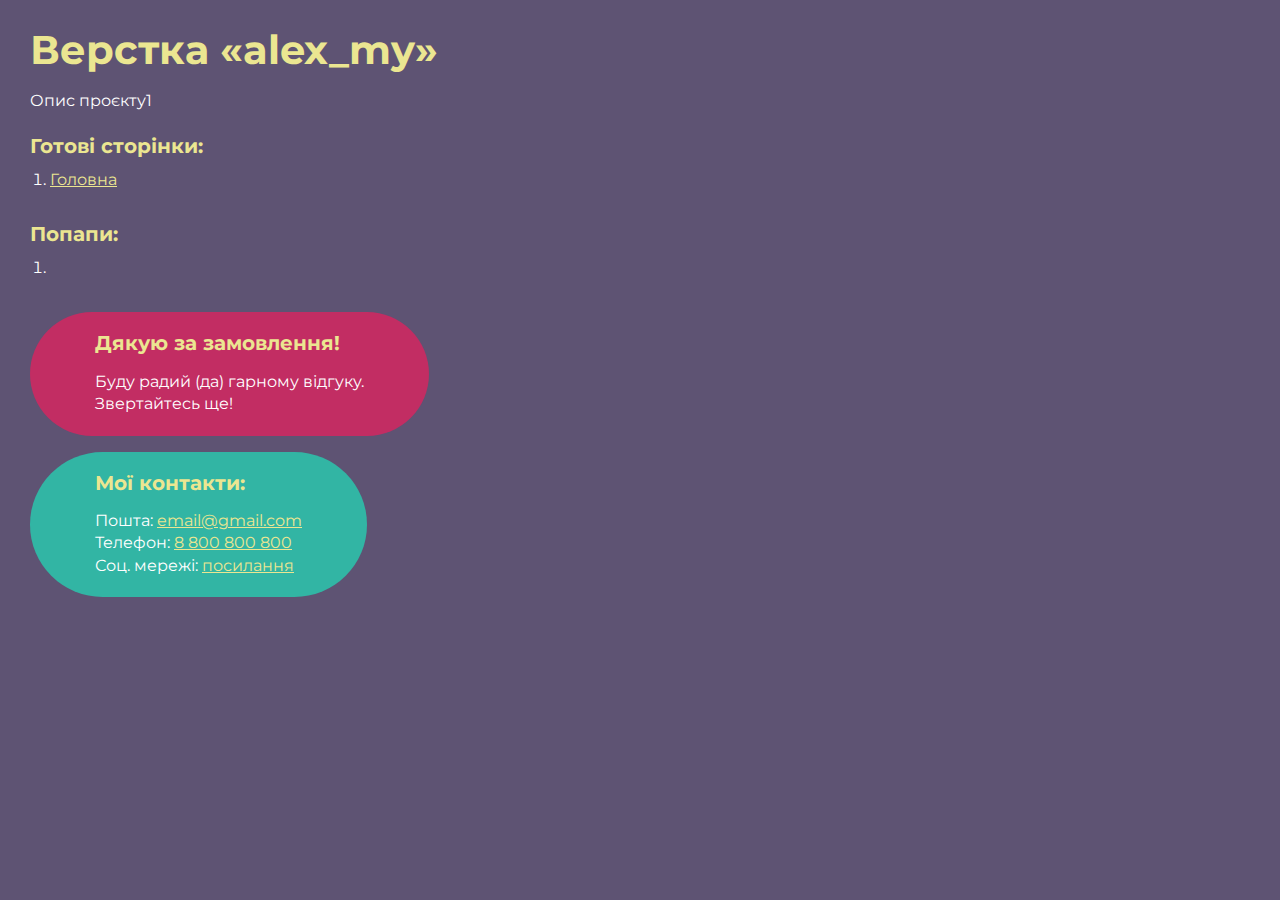
<file: index.html>
<!DOCTYPE html>
<html>

<head>
	<meta charset="UTF-8">
	<meta name="viewport" content="width=device-width, initial-scale=1.0">
	<link rel="shortcut icon" href="favicon.ico">

	<title>Верстка «alex_my»</title>

</head>

<body>
	<div class="rootpage">
		<h1>Верстка «alex_my»</h1>
		<div class="rootpage__info">
			Опис проєкту1
		</div>
		<h2>Готові сторінки:</h2>
		<ol class="rootpage__list">
			<li><a target="_blank" href="home.html">Головна</a></li>
		</ol>
		<h2>Попапи:</h2>
		<ol class="rootpage__list">
			<li><a target="_blank" href="home.html#"></a></li>
		</ol>
		<div class="rootpage__tnx">
			<h2>Дякую за замовлення!</h2>
			<p>Буду радий (да) гарному відгуку.</p>
			<p>Звертайтесь ще!</p>
		</div>
		<div class="rootpage__contacts">
			<h2>Мої контакти:</h2>
			<p>Пошта: <a href="mailto:email@gmail.com">email@gmail.com</a></p>
			<p>Телефон: <a href="tel:8800800800">8 800 800 800</a></p>
			<p>Соц. мережі: <a href="">посилання</a></p>
		</div>
	</div>
</body>
<style>
	@charset "UTF-8";
	@import url("https://fonts.googleapis.com/css?family=Montserrat:regular,700&display=swap");

	*,
	*::before,
	*::after {
		padding: 0px;
		margin: 0px;
		border: 0px;
		box-sizing: border-box;
	}

	html,
	body {
		height: 100%;
		margin: 0;
		padding: 0;
		min-width: 320px;
		width: 100%;
		color: #fff;
		background-color: #5e5373;
	}

	body {
		font-family: Montserrat;
		font-size: 100%;
		line-height: 1;
		font-size: 1rem;
	}

	a {
		text-decoration: underline;
		color: #ebe691
	}

	a:visited {
		text-decoration: underline;
		color: #aaa768;
	}

	a:hover {
		text-decoration: none;
	}

	ul li {
		list-style: none;
	}

	img {
		vertical-align: top;
	}

	.wrapper {
		width: 100%;
		min-height: 100%;
		overflow: hidden;
	}

	.rootpage {
		padding: 30px;
		display: flex;
		flex-direction: column;
		align-items: flex-start;
	}

	@media (max-width: 767px) {
		.rootpage {
			padding: 30px 15px;
		}
	}

	h1 {
		color: #ebe691;
		font-size: 2.5rem;
		margin: 0px 0px 1.25rem 0px;
	}

	@media (max-width: 767px) {
		h1 {
			font-size: 1.85rem;
			margin: 0px 0px 1.25rem 0px;
		}
	}

	h2 {
		color: #ebe691;
		font-size: 1.25rem;
		margin: 0px 0px 1rem 0px;
	}

	@media (max-width: 767px) {
		h2 {
			font-size: 1.125rem;
			margin: 0px 0px 1rem 0px;
		}
	}

	.rootpage__info {
		line-height: 140%;
		margin: 0px 0px 1.5rem 0px;
	}

	.rootpage__list {
		margin: 0px 0px 2.25rem 1.25rem;
	}

	.rootpage__list li:not(:last-child) {
		margin: 0px 0px 15px 0px;
	}

	.rootpage__contacts,
	.rootpage__tnx {
		border-radius: 200px;
		padding: 20px 65px;
		line-height: 140%;
	}

	@media (max-width: 767px) {

		.rootpage__contacts,
		.rootpage__tnx {
			border-radius: 40px;
			padding: 20px;
		}
	}

	.rootpage__contacts {
		background: #32b5a4;

	}

	.rootpage__contacts a {
		color: #ebe691;
	}

	.rootpage__tnx {
		background: #c22d63;
		margin: 0px 0px 1rem 0px;
	}
</style>

</html>
</file>
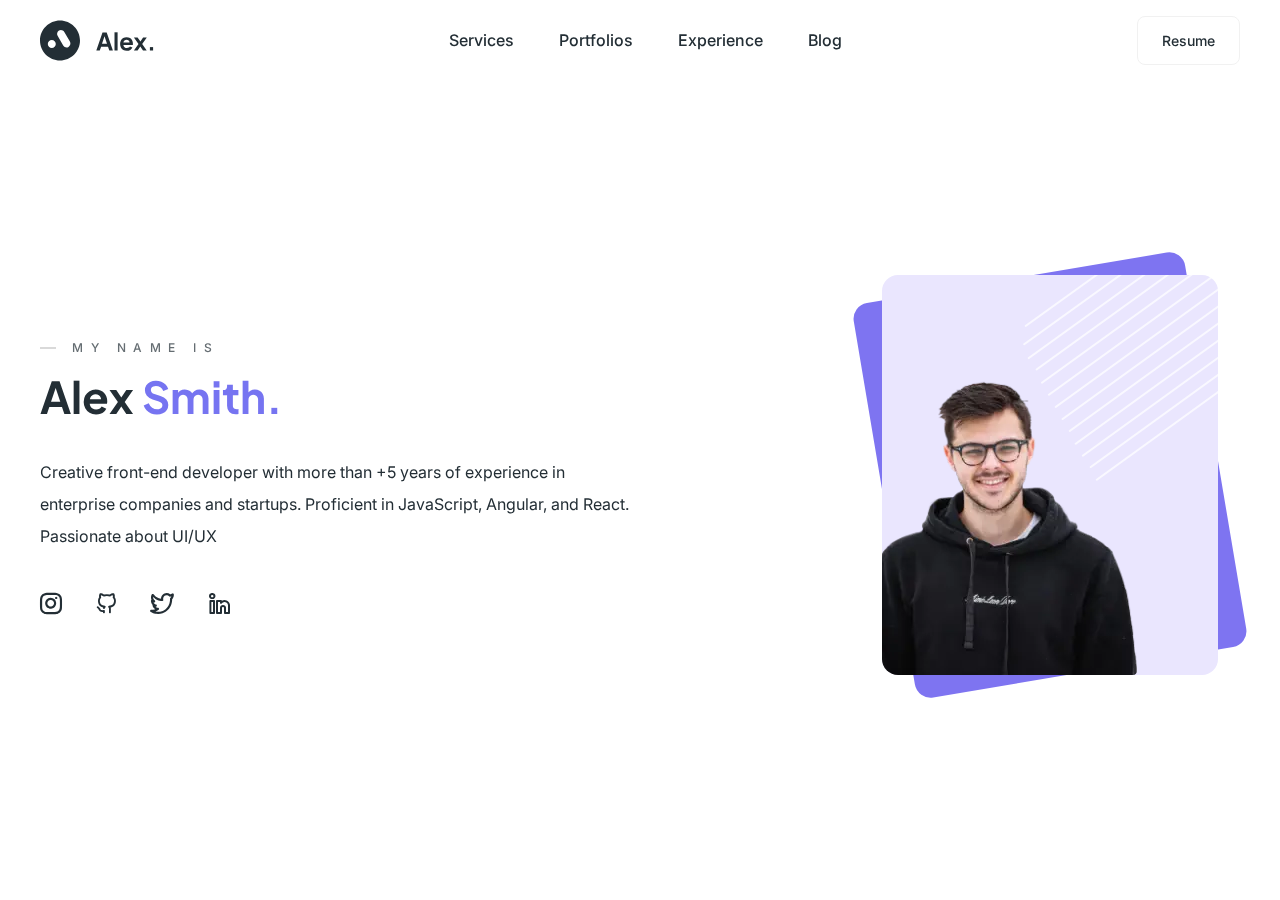
<file: home.html>
<!DOCTYPE html>
<html lang="en">

<head>
	<title>HomePage</title>
	<meta charset="UTF-8">
	<meta name="format-detection" content="telephone=no">
	<!-- <style>body{opacity: 0;}</style> -->
	<link rel="stylesheet" href="css/style.min.css?_v=20230208202119">
	<link rel="shortcut icon" href="favicon.ico">
	<!-- <meta name="robots" content="noindex, nofollow"> -->
	<meta name="viewport" content="width=device-width, initial-scale=1.0">
</head>

<body>
	<!-- data-fp на wrapper т.к. футер тоже листается -->
	<div data-fp class="wrapper">
		<header class="header">
			<div class="header__container">
				<a href="" class="header__logo"><img src="img/Logo.svg" alt="Logo"></a>
				<div class="header__menu menu">
					<nav class="menu__body">
						<ul class="menu__list">
							<li class="menu__item"><a data-goto=".services" href="#" class="menu__link">Services</a></li>
							<li class="menu__item"><a data-goto=".portfolio" href="#" class="menu__link">Portfolios</a></li>
							<li class="menu__item"><a data-goto=".career" href="#" class="menu__link">Experience</a></li>
							<li class="menu__item"><a data-goto=".blog" href="#" class="menu__link">Blog</a></li>
						</ul>
					</nav>
				</div>
				<div class="header__actions">
					<a href="" class="header__button">Resume</a>
					<button type="button" class="icon-menu"><span></span></button>
				</div>

			</div>
		</header>
		<main class="page">
			<section data-fp-section class="page__main main-section">
				<div class="main-section__container">
					<div class="main-section__content">
						<div class="main-section__title title">
							<div class="title__label">MY NAME IS</div>
							<h1 class="title__value title__value_big">Alex <span>Smith.</span></h1>
						</div>
						<div class="main-section__text text">
							<p>Creative front-end developer with more than +5 years of experience in enterprise companies and startups. Proficient in JavaScript, Angular, and React. Passionate about UI/UX</p>

						</div>
						<ul class="main-section__social social">
							<li class="social__item">
								<a href="" class="social__link _icon-s-instagram"></a>
							</li>
							<li class="social__item">
								<a href="" class="social__link _icon-s-git"></a>
							</li>
							<li class="social__item">
								<a href="" class="social__link _icon-s-twitter"></a>
							</li>
							<li class="social__item">
								<a href="" class="social__link _icon-s-linkedin"></a>
							</li>
						</ul>
					</div>
					<div class="main-section__decor decor-main-section">
						<div class="decor-main-section__box">
							<div class="decor-main-section__image">
								<picture><source srcset="img/main/man.webp" type="image/webp"><img class="decor-main-section__picture" src="img/main/man.png" alt="Picture"></picture>
							</div>
						</div>
					</div>
				</div>
			</section>
			<section data-fp-section class="page__services services">
				<div class="services__container">
					<div class="services__title title">
						<div class="title__label">Services</div>
						<h2 class="title__value">Specialized in</h2>
					</div>
					<div class="services__items">
						<article class="services__item item-service">
							<div class="item-service__icon">
								<img src="img/services/icons/01.svg" alt="icon">
							</div>
							<h4 class="item-service__title">UI/UX Design</h4>
							<div class="item-service__text">
								<p>Turn what you have in mind of a digital product into reality. For any platform you consider.</p>
							</div>
						</article>
						<article class="services__item item-service">
							<div class="item-service__icon">
								<img src="img/services/icons/02.svg" alt="icon">
							</div>
							<h4 class="item-service__title">UI/Application Development</h4>
							<div class="item-service__text">
								<p>Standard designing, building, and implementing your applications with documentation.</p>
							</div>
						</article>
						<article class="services__item item-service">
							<div class="item-service__icon">
								<img src="img/services/icons/03.svg" alt="icon">
							</div>
							<h4 class="item-service__title">Web Development</h4>
							<div class="item-service__text">
								<p>Create and maintain your websites and also take care of its performance and traffic capacity.</p>
							</div>
						</article>
					</div>
				</div>
			</section>

			<!--? слайдер подключается в app.js а в "./files/sliders.js" настраивается. Если слайдов меньше или равно количеству отражаемых на странице  - кнопки пропадают  -->
			<section data-fp-section class="page__portfolio portfolio">
				<div class="portfolio__container">
					<div class="portfolio__header">
						<div class="portfolio__title title">
							<div class="title__label">MY WORKS</div>
							<h2 class="title__value">Featured Portfolios</h2>
						</div>
						<div class="portfolio__controls">
							<button type="button" class="portfolio__arrow portfolio__arrow_left _icon-slider-arrow"></button>
							<button type="button" class="portfolio__arrow portfolio__arrow_right _icon-slider-arrow"></button>
						</div>
					</div>

					<div class="portfolio__slider swiper">
						<div class="portfolio__wrapper swiper-wrapper">
							<div class="portfolio__slide swiper-slide">
								<article class="item-portfolio">
									<a href="" class="item-portfolio__image-ibg">
										<picture><source srcset="img/portfolio/01.webp" type="image/webp"><img src="img/portfolio/01.jpg" alt="Agency Website"></picture>
									</a>
									<div class="item-portfolio__body">
										<h4 class="item-portfolio__title">
											<a href="#" class="item-portfolio__link-title">Agency Website. Lorem ipsum dolor sit amet consectetur adipisicing elit. Corporis, aliquid.</a>
										</h4>
										<div class="item-portfolio__footer">
											<a href="#" class="item-portfolio__cstegory category-link">WordPress</a>
											<a href="#" class="item-portfolio__link _icon-link"></a>
										</div>
									</div>
								</article>
							</div>
							<div class="portfolio__slide swiper-slide">
								<article class="item-portfolio">
									<a href="" class="item-portfolio__image-ibg">
										<picture><source srcset="img/portfolio/02.webp" type="image/webp"><img src="img/portfolio/02.jpg" alt="Dashboard Website"></picture>
									</a>
									<div class="item-portfolio__body">
										<h4 class="item-portfolio__title">
											<a href="#" class="item-portfolio__link-title">Dashboard Website.</a>
										</h4>
										<div class="item-portfolio__footer">
											<a href="#" class="item-portfolio__cstegory category-link">React</a>
											<a href="#" class="item-portfolio__link _icon-link"></a>
										</div>
									</div>
								</article>
							</div>
							<div class="portfolio__slide swiper-slide">
								<article class="item-portfolio">
									<a href="" class="item-portfolio__image-ibg">
										<picture><source srcset="img/portfolio/03.webp" type="image/webp"><img src="img/portfolio/03.jpg" alt="Agency Website"></picture>
									</a>
									<div class="item-portfolio__body">
										<h4 class="item-portfolio__title">
											<a href="#" class="item-portfolio__link-title">Support Center Website.</a>
										</h4>
										<div class="item-portfolio__footer">
											<a href="#" class="item-portfolio__cstegory category-link">PHP</a>
											<a href="#" class="item-portfolio__link _icon-link"></a>
										</div>
									</div>
								</article>
							</div>
							<div class="portfolio__slide swiper-slide">
								<article class="item-portfolio">
									<a href="" class="item-portfolio__image-ibg">
										<picture><source srcset="img/portfolio/02.webp" type="image/webp"><img src="img/portfolio/02.jpg" alt="Dashboard Website"></picture>
									</a>
									<div class="item-portfolio__body">
										<h4 class="item-portfolio__title">
											<a href="#" class="item-portfolio__link-title">Dashboard Website.</a>
										</h4>
										<div class="item-portfolio__footer">
											<a href="#" class="item-portfolio__cstegory category-link">React</a>
											<a href="#" class="item-portfolio__link _icon-link"></a>
										</div>
									</div>
								</article>
							</div>
							<div class="portfolio__slide swiper-slide">
								<article class="item-portfolio">
									<a href="" class="item-portfolio__image-ibg">
										<picture><source srcset="img/portfolio/03.webp" type="image/webp"><img src="img/portfolio/03.jpg" alt="Agency Website"></picture>
									</a>
									<div class="item-portfolio__body">
										<h4 class="item-portfolio__title">
											<a href="#" class="item-portfolio__link-title">Support Center Website.</a>
										</h4>
										<div class="item-portfolio__footer">
											<a href="#" class="item-portfolio__cstegory category-link">PHP</a>
											<a href="#" class="item-portfolio__link _icon-link"></a>
										</div>
									</div>
								</article>
							</div>
						</div>
					</div>
				</div>

			</section>
			<section data-fp-section class="page__career career">
				<div data-tabs="768" class="career__container">
					<div class="career__body">
						<div class="career__title title">
							<div class="title__label">career path</div>
							<h2 class="title__value title__value">Work Experices</h2>
						</div>
						<nav data-tabs-titles class="career__navigation navigation-career">
							<button type="button" class="navigation-career__title _tab-active">Apple</button>
							<button type="button" class="navigation-career__title">Microsoft</button>
							<button type="button" class="navigation-career__title">Facebook</button>
							<button type="button" class="navigation-career__title">Slack</button>
						</nav>
						<div data-tabs-body class="career__content content-career">
							<div class="content-career__body">
								<div class="content-career__header">
									Front-end Developer
									<div class="content-career__title">Front-end Developer <a href="" class="content-career__link-title">Apple .Inc</a></div>
									<div class="content-career__location">California, United States</div>
									<div class="content-career__time">Nov 2020 - Present · Full-time</div>
									<div class="content-career__categories">
										<a href="" class="category-link">Swift</a>
										<a href="" class="category-link">Go</a>
									</div>
								</div>
								<div class="content-career__main">
									<ul class="content-career__list list-content-career">
										<li class="list-content-career__item">Improving overall website performance for mobile users.</li>
										<li class="list-content-career__item">Collaborate with back-end developers and web designers to improve usability</li>
										<li class="list-content-career__item">Add voice search feature for mobile app.</li>
										<li class="list-content-career__item">Developing an admin panel to manage contents, users, products and ...</li>
									</ul>
								</div>
							</div>
							<div class="content-career__body">
								<div class="content-career__header">
									Front-end Developer
									<div class="content-career__title">Front-end Developer <a href="" class="content-career__link-title">Microsoft .Inc</a></div>
									<div class="content-career__location">California, United States</div>
									<div class="content-career__time">Nov 2020 - Present · Full-time</div>
									<div class="content-career__categories">
										<a href="" class="category-link">Swift</a>
										<a href="" class="category-link">Go</a>
									</div>
								</div>
								<div class="content-career__main">
									<ul class="content-career__list list-content-career">
										<li class="list-content-career__item">Improving overall website performance fo users.</li>
										<li class="list-content-career__item">Collaborate with back-end developers and web designers to improve usability</li>
										<li class="list-content-career__item">Add voice search feature for mobile app.</li>
										<li class="list-content-career__item">Developing an admin panel to manage contents</li>
									</ul>
								</div>
							</div>
							<div class="content-career__body">
								<div class="content-career__header">
									Front-end Developer
									<div class="content-career__title">Front-end Developer <a href="" class="content-career__link-title">Facebook .Inc</a></div>
									<div class="content-career__location">California, United States</div>
									<div class="content-career__time">Nov 2020 - Present · Full-time</div>
									<div class="content-career__categories">
										<a href="" class="category-link">Swift</a>
										<a href="" class="category-link">Go</a>
									</div>
								</div>
								<div class="content-career__main">
									<ul class="content-career__list list-content-career">
										<li class="list-content-career__item">Improving overall website performance for mobile users.</li>
										<li class="list-content-career__item">Collaborate with back-end developers and w</li>
										<li class="list-content-career__item">Add voice search .</li>
										<li class="list-content-career__item">Developing an admin panel to manage contents, users, products and ...</li>
									</ul>
								</div>
							</div>
							<div class="content-career__body">
								<div class="content-career__header">
									Front-end Developer
									<div class="content-career__title">Front-end Developer <a href="" class="content-career__link-title">Slack .Inc</a></div>
									<div class="content-career__location">California, United States</div>
									<div class="content-career__time">Nov 2020 - Present · Full-time</div>
									<div class="content-career__categories">
										<a href="" class="category-link">Swift</a>
										<a href="" class="category-link">Go</a>
									</div>
								</div>
								<div class="content-career__main">
									<ul class="content-career__list list-content-career">
										<li class="list-content-career__item">Improving overall website perform.</li>
										<li class="list-content-career__item">Collaborate with back-end developers and web designers to improve usability</li>
										<li class="list-content-career__item">Add voice search feature for mobile app.</li>
										<li class="list-content-career__item">Developing an admin panel to manage contents, user</li>
									</ul>
								</div>
							</div>
						</div>
					</div>
				</div>
			</section>
			<section data-fp-section class="page__blog blog">
				<div class="blog__container">
					<div class="blog__title title">
						<div class="title__label">MY ARTICLES</div>
						<h2 class="title__value title__value">Personal Blog</h2>
					</div>
					<div class="blog__items">
						<article class="blog__item item-blog">
							<a href="" class="item-blog__image-ibg">
								<picture><source srcset="img/blog/01.webp" type="image/webp"><img src="img/blog/01.jpg" alt="How to prototype in figma"></picture></a>
							<div class="item-blog__body">
								<h4 class="item-blog__title">
									<a href="" class="item-blog__link-title">How to prototype in figma
									</a>
								</h4>
								<div class="item-blog__date date">July 15, 2021
								</div>
								<div class="item-blog__text text">
									<p>Lorem ipsum dolor sit amet, consectetur adipiscing elit. Fusce id magna nec ante scelerisque laoreet. Fusce finibus ...</p>
								</div>
								<a href="" class="item-blog__link">Continue Reading </a>
						</article>
						<article class="blog__item item-blog">
							<a href="" class="item-blog__image-ibg">
								<picture><source srcset="img/blog/02.webp" type="image/webp"><img src="img/blog/02.jpg" alt="How to prototype in figma"></picture></a>
							<div class="item-blog__body">
								<h4 class="item-blog__title">
									<a href="" class="item-blog__link-title">Being more productive with Notion.</a>
								</h4>
								<div class="item-blog__date date">Aug 8, 2020
								</div>
								<div class="item-blog__text text">
									<p>Lorem ipsum dolor sit amet, consectetur adipiscing elit. Fusce id magna nec ante scelerisque laoreet. Fusce finibus ...</p>
								</div>
								<a href="" class="item-blog__link">Continue Reading </a>
						</article>
						<article class="blog__item item-blog">
							<a href="" class="item-blog__image-ibg">
								<picture><source srcset="img/blog/03.webp" type="image/webp"><img src="img/blog/03.jpg" alt="How to prototype in figma"></picture></a>
							<div class="item-blog__body">
								<h4 class="item-blog__title">
									<a href="" class="item-blog__link-title">Beginners guide to adobe illustrator
									</a>
								</h4>
								<div class="item-blog__date date">Feb 19, 2021
								</div>
								<div class="item-blog__text text">
									<p>Lorem ipsum dolor sit amet, consectetur adipiscing elit. Fusce id magna nec ante scelerisque laoreet. Fusce finibus ...</p>
								</div>
								<a href="" class="item-blog__link">Continue Reading </a>
						</article>
					</div>
				</div>
			</section>
			<section data-fp-section class="page__testimonials testimonials">
				<div class="testimonials__container">
					<div class="testimonials__title title">
						<div class="title__label">MY CLIENTS</div>
						<h2 class="title__value">Testimonials</h2>
					</div>
					<div class="testimonials__items">
						<article class="testimonials__item item-testimonials">
							<div class="item-testimonials__avatar-ibg">
								<picture><source srcset="img/testimonials/Avatar01.webp" type="image/webp"><img src="img/testimonials/Avatar01.jpg" alt="avatar"></picture>
							</div>
							<div class="item-testimonials__text text">
								<p>We were very pleased to hear how you resolved our website's user interface issues and challenges.</p>
							</div>
							<div class="item-testimonials__name">Amelia Miller
							</div>
							<div class="item-testimonials__post">Designer
							</div>
						</article>
						<article class="testimonials__item item-testimonials">
							<div class="item-testimonials__avatar-ibg">
								<picture><source srcset="img/testimonials/Avatar02.webp" type="image/webp"><img src="img/testimonials/Avatar02.jpg" alt="avatar"></picture>
							</div>
							<div class="item-testimonials__text text">
								<p>I’m glad I decided to work with you. The project was delivered on time with all the requirements.</p>

							</div>
							<div class="item-testimonials__name">James Delaney
							</div>
							<div class="item-testimonials__post">Developer
							</div>
						</article>
						<article class="testimonials__item item-testimonials">
							<div class="item-testimonials__avatar-ibg">
								<picture><source srcset="img/testimonials/Avatar03.webp" type="image/webp"><img src="img/testimonials/Avatar03.jpg" alt="avatar"></picture>
							</div>
							<div class="item-testimonials__text text">
								<p>The management of our projects was always faced with difficulties, but you handled these well.</p>
							</div>
							<div class="item-testimonials__name">Isabella Bennett
							</div>
							<div class="item-testimonials__post">Manager
							</div>
						</article>
					</div>
				</div>
			</section>
			<section data-fp-section class="page__skills skills">
				<div class="skills__container">
					<div class="skills__title title">
						<div class="title__label">LEARNING PATH</div>
						<h2 class="title__value">Education & Skills</h2>
					</div>
					<div class="skills__body">
						<div class="skills__timeline timeline">
							<div class="timeline__item">
								<div class="timeline__title">Kingston university</div>
								<div class="timeline__text">Master's degree - Software Engineering</div>
								<div class="timeline__date">2019 - 2021</div>
							</div>
							<div class="timeline__item">
								<div class="timeline__title">Kingston university</div>
								<div class="timeline__text">Bachelor's degree - Computer Engineering</div>
								<div class="timeline__date">2015 - 2019</div>
							</div>
							<div class="timeline__item">
								<div class="timeline__title">Westminster School </div>
								<div class="timeline__text">Diploma's degree - Mathematics</div>
								<div class="timeline__date">2013 - 2015</div>
							</div>
						</div>
						<div class="skills__content content-skills">
							<div class="content-skills__text text">
								<p>For 5+ years, I have been continuously learning in the field of front-end and experimenting with new technologies and frameworks, and here you can see a summary of my skills.
								</p>
							</div>
							<div class="content-skills__items">
								<div class="content-skills__item">
									<div class="content-skills__label">React</div>
									<div class="content-skills__line">
										<span style="width: 67.5%;"></span>
									</div>
								</div>
								<div class="content-skills__item">
									<div class="content-skills__label">Angular</div>
									<div class="content-skills__line">
										<span style="width: 52%;"></span>
									</div>
								</div>
								<div class="content-skills__item">
									<div class="content-skills__label">Javascript</div>
									<div class="content-skills__line">
										<span style="width: 63.8%;"></span>
									</div>
								</div>
							</div>
						</div>
					</div>
				</div>
			</section>
			<!-- todo======================================== -->


			<!-- todo============================== -->
		</main>
		<div data-fp-section class="page__bottom bottom-page">
			<section class="page__contacts contacts">
				<!-- <section data-fp-section class="page__contacts contacts"> -->
				<div class="contacts__container">
					<div class="contacts__content">
						<form action="#" class="contacts__form form">
							<div class="form__item">
								<input autocomplete="off" type="text" name="form[]" data-error="Error" data-required placeholder="Name" class="form__input">
							</div>
							<div class="form__item">
								<input autocomplete="off" type="text" name="form[]" data-error="Error" data-required="email" placeholder="Email" class="form__input">
							</div>
							<div class="form__item">
								<textarea autocomplete="off" name="form[]" placeholder="Message" data-error="Error" class="form__input"></textarea>
							</div>
							<div class="form__item">
								<button type="submit" class="form__button">Send Message</button>
							</div>

						</form>
						<div class="contacts__body">
							<div class="contacts__list list-contacts">
								<li class="list-contacts__item">
									<div class="list-contacts__icon">
										<img src="img/contacts/icons/01.svg" alt="Address">
									</div>
									<div class="list-contacts__body">
										<div class="list-contacts__title">Address</div>
										<a href="" class="list-contacts__text">3424 Layman Avenue, Fayetteville, NC</a>
									</div>
								</li>
								<li class="list-contacts__item">
									<div class="list-contacts__icon">
										<img src="img/contacts/icons/02.svg" alt="Phone">
									</div>
									<div class="list-contacts__body">
										<div class="list-contacts__title">Phone</div>
										<a href="tel:5014141541" class="list-contacts__text">(501) 414-1541</a>
									</div>
								</li>
								<li class="list-contacts__item">
									<div class="list-contacts__icon">
										<img src="img/contacts/icons/03.svg" alt="Mail">
									</div>
									<div class="list-contacts__body">
										<div class="list-contacts__title">Mail</div>
										<a href="mailto:devchapter@gmail.com" class="list-contacts__text">devchapter@gmail.com</a>
									</div>
								</li>
							</div>
						</div>
					</div>
				</div>
			</section>
			<footer class="footer">
				<div class="footer__container">
					<ul class="footer__social social">
						<li class="social__item">
							<a href="" class="social__link _icon-s-instagram"></a>
						</li>
						<li class="social__item">
							<a href="" class="social__link _icon-s-git"></a>
						</li>
						<li class="social__item">
							<a href="" class="social__link _icon-s-twitter"></a>
						</li>
						<li class="social__item">
							<a href="" class="social__link _icon-s-linkedin"></a>
						</li>
					</ul>
					<div class="footer__copy">© 2022 - DevChapter</div>
				</div>
			</footer>
		</div>
	</div>
	<script src="js/app.min.js?_v=20230208202119"></script>
</body>

</html>
</file>
<file: css/style.min.css>
@charset "UTF-8";@import url(https://fonts.googleapis.com/css?family=Inter:regular,500&display=swap);@import url(https://fonts.googleapis.com/css?family=Plus+Jakarta+Sans:500,700&display=swap);@font-face{font-family:icons;font-display:swap;src:url(../fonts/icons.woff2) format("woff2"),url(../fonts/icons.woff) format("woff");font-weight:400;font-style:normal}.navigation-career__title::after,[class*=_icon-]:before{font-family:icons;font-style:normal;font-weight:400;font-variant:normal;text-transform:none;line-height:1;-webkit-font-smoothing:antialiased;-moz-osx-font-smoothing:grayscale}[class*=_icon-]:before{display:block}._icon-link:before{content:"\e900"}._icon-s-git:before{content:"\e901"}._icon-s-instagram:before{content:"\e902"}._icon-slider-arrow:before{content:"\e903"}._icon-s-linkedin:before{content:"\e904"}._icon-s-twitter:before{content:"\e905"}*{padding:0;margin:0;border:0}*,:after,:before{-webkit-box-sizing:border-box;box-sizing:border-box}body,html{height:100%;min-width:320px}body{color:#232e35;line-height:1;font-family:Inter;font-size:1rem;-ms-text-size-adjust:100%;-moz-text-size-adjust:100%;-webkit-text-size-adjust:100%;-webkit-font-smoothing:antialiased;-moz-osx-font-smoothing:grayscale}button,input,textarea{font-family:Inter;font-size:inherit}button{cursor:pointer;color:inherit;background-color:transparent}a{color:inherit;text-decoration:none}ul li{list-style:none}img{vertical-align:top}h1,h2,h3,h4,h5,h6{font-weight:inherit;font-size:inherit}.lock body{overflow:hidden;-ms-touch-action:none;touch-action:none;-ms-scroll-chaining:none;overscroll-behavior:none}.wrapper{min-height:100%;display:-webkit-box;display:-ms-flexbox;display:flex;-webkit-box-orient:vertical;-webkit-box-direction:normal;-ms-flex-direction:column;flex-direction:column;overflow:hidden}.wrapper>main{-webkit-box-flex:1;-ms-flex:1 1 auto;flex:1 1 auto}.wrapper>*{min-width:0}[class*=__container]{min-height:100%;max-width:76.875rem;margin:0 auto;padding:0 .9375rem}.fp-init body{overflow:hidden;-ms-touch-action:none;touch-action:none;-ms-scroll-chaining:none;overscroll-behavior:none}[data-fp]{min-height:100vh}.touch [data-fp]{min-height:calc(var(--vh,1vh) * 100)}.fp-init [data-fp]{z-index:1;-ms-touch-action:none;touch-action:none;position:relative;overflow:hidden}.fp-switching [data-fp-section]{-ms-touch-action:none;touch-action:none}.fp-init [data-fp-section]{position:absolute;top:0;left:0;right:0;bottom:0;width:100%;height:100%;overflow:auto}.fp-init .cards-mode [data-fp-section],.fp-init .slider-mode [data-fp-section]{-webkit-transition:-webkit-transform .7s cubic-bezier(.55,.085,0,.99) 0s;transition:-webkit-transform .7s cubic-bezier(.55,.085,0,.99) 0s;-o-transition:transform .7s cubic-bezier(.55,.085,0,.99) 0s;transition:transform .7s cubic-bezier(.55,.085,0,.99) 0s;transition:transform .7s cubic-bezier(.55,.085,0,.99) 0s,-webkit-transform .7s cubic-bezier(.55,.085,0,.99) 0s}.fp-init .fade-mode [data-fp-section]{-webkit-transition:opacity .5s ease-in-out 0s,visibility .5s ease-in-out 0s;-o-transition:opacity .5s ease-in-out 0s,visibility .5s ease-in-out 0s;transition:opacity .5s ease-in-out 0s,visibility .5s ease-in-out 0s}.fp-bullets{position:fixed;top:50%;-webkit-transform:translate(0,-50%);-ms-transform:translate(0,-50%);transform:translate(0,-50%);right:2.5rem;max-height:100%;display:-webkit-box;display:-ms-flexbox;display:flex;-webkit-box-orient:vertical;-webkit-box-direction:normal;-ms-flex-direction:column;flex-direction:column;-ms-flex-wrap:wrap;flex-wrap:wrap;-webkit-box-align:center;-ms-flex-align:center;align-items:center;-webkit-box-pack:center;-ms-flex-pack:center;justify-content:center;z-index:2;gap:.625rem}.fp-bullets .fp-bullet{cursor:pointer;width:1.25rem;height:1.25rem;-webkit-box-flex:0;-ms-flex:0 0 1.25rem;flex:0 0 1.25rem;border-radius:.625rem;background-color:#100c46;-webkit-box-shadow:0 0 .1875rem #6257fe,0 0 1.875rem rgba(255,255,255,.8);box-shadow:0 0 .1875rem #6257fe,0 0 1.875rem rgba(255,255,255,.8);border:.0625rem solid #fff;opacity:.6;-webkit-transition:opacity .4s ease-in-out 0s,background-color .4s ease-in-out 0s,-webkit-transform .4s ease-in-out 0s,-webkit-box-shadow .4s ease-in-out 0s;transition:opacity .4s ease-in-out 0s,background-color .4s ease-in-out 0s,-webkit-transform .4s ease-in-out 0s,-webkit-box-shadow .4s ease-in-out 0s;-o-transition:transform .4s ease-in-out 0s,opacity .4s ease-in-out 0s,background-color .4s ease-in-out 0s,box-shadow .4s ease-in-out 0s;transition:transform .4s ease-in-out 0s,opacity .4s ease-in-out 0s,background-color .4s ease-in-out 0s,box-shadow .4s ease-in-out 0s;transition:transform .4s ease-in-out 0s,opacity .4s ease-in-out 0s,background-color .4s ease-in-out 0s,box-shadow .4s ease-in-out 0s,-webkit-transform .4s ease-in-out 0s,-webkit-box-shadow .4s ease-in-out 0s}.fp-bullets .fp-bullet-active{opacity:1;background-color:#6257fe;-webkit-transform:translate3D(-.3125rem,-.125rem,0);-ms-transform:translate3D(-.3125rem,-.125rem,0);transform:translate3D(-.3125rem,-.125rem,0);-webkit-box-shadow:.3125rem .125rem .1875rem #100c46,0 0 1.875rem rgba(255,255,255,.8);box-shadow:.3125rem .125rem .1875rem #100c46,0 0 1.875rem rgba(255,255,255,.8)}[class*=-ibg]{position:relative}[class*=-ibg] img{position:absolute;width:100%;height:100%;top:0;left:0;-o-object-fit:cover;object-fit:cover}[class*=-ibg_contain] img{-o-object-fit:contain;object-fit:contain}.title__label{text-transform:uppercase;font-weight:500;font-size:.75rem;line-height:2;letter-spacing:.625em;color:#656d72;display:-webkit-box;display:-ms-flexbox;display:flex;-webkit-box-align:center;-ms-flex-align:center;align-items:center;gap:1rem}.title__label::before{content:"";width:1rem;height:.125rem;background-color:#d9d9d9}.title__label:not(:last-child){margin-bottom:.75em}.title__value{font-family:"Plus Jakarta Sans";font-weight:700;font-size:2.25rem;line-height:1.25;color:#232e35}.title__value span{color:#7674f1}.title__value_big{font-size:2.75rem;line-height:1.25}.text{line-height:2}.text p:not(:last-child){margin-bottom:.9375rem}.social{display:-webkit-box;display:-ms-flexbox;display:flex;-ms-flex-wrap:wrap;flex-wrap:wrap;-webkit-box-align:center;-ms-flex-align:center;align-items:center;row-gap:.3125rem}.social__link{font-size:1.375rem;-webkit-transition:color .3s ease 0s;-o-transition:color .3s ease 0s;transition:color .3s ease 0s}.category-link{display:inline-block;border:1px solid #f1f1f1;border-radius:.25rem;padding:.25rem .5rem;color:#656d72;font-weight:500;font-size:.75rem;line-height:1.25;-webkit-transition:border .3s ease 0s,color .3s ease 0s,background-color .3s ease 0s;-o-transition:border .3s ease 0s,color .3s ease 0s,background-color .3s ease 0s;transition:border .3s ease 0s,color .3s ease 0s,background-color .3s ease 0s}.date{padding:.25rem .5rem;display:inline-block;background:#fbfbfb;border-radius:.25rem;color:#656d72;font-size:.75rem;line-height:1.25}.header{position:fixed;width:100%;top:0;left:0;z-index:100;background-color:rgba(255,255,255,.75)}.header__container{display:-webkit-box;display:-ms-flexbox;display:flex;-webkit-box-align:center;-ms-flex-align:center;align-items:center;-webkit-box-pack:justify;-ms-flex-pack:justify;justify-content:space-between;gap:.9375rem;padding-top:.3125rem;padding-bottom:.3125rem;min-height:5rem}.header__logo{position:relative;z-index:5}.header__button{position:relative;z-index:5;border:.0625rem solid #f1f1f1;border-radius:.5rem;font-weight:500;font-size:.875rem;line-height:1.2142857143;padding:.9375rem 1.5rem;-webkit-transition:border .3s ease 0s,color .3s ease 0s,background-color .3s ease 0s;-o-transition:border .3s ease 0s,color .3s ease 0s,background-color .3s ease 0s;transition:border .3s ease 0s,color .3s ease 0s,background-color .3s ease 0s}.header__actions{display:-webkit-box;display:-ms-flexbox;display:flex;gap:.9375rem;-webkit-box-align:center;-ms-flex-align:center;align-items:center}.menu-open .menu__body{left:0}.menu-open .menu__body::before{left:0}.menu__item{text-align:right}.menu__link{font-weight:500;line-height:1.1875;-webkit-transition:color .3s ease 0s;-o-transition:color .3s ease 0s;transition:color .3s ease 0s}.icon-menu{display:none}.bottom-page{display:-webkit-box;display:-ms-flexbox;display:flex;-webkit-box-orient:vertical;-webkit-box-direction:normal;-ms-flex-direction:column;flex-direction:column}.footer__container{display:-webkit-box;display:-ms-flexbox;display:flex;-webkit-box-pack:center;-ms-flex-pack:center;justify-content:center;-webkit-box-align:center;-ms-flex-align:center;align-items:center;-webkit-box-orient:vertical;-webkit-box-direction:normal;-ms-flex-direction:column;flex-direction:column;gap:.9375rem}.footer__social .social__link{color:#656d72}.footer__copy{color:#656d72;font-size:.875rem;line-height:1.2142857143}.main-section__container{display:-ms-grid;display:grid;-webkit-box-align:center;-ms-flex-align:center;align-items:center;-ms-grid-columns:(1fr)[2];grid-template-columns:repeat(2,1fr);padding-top:5rem;padding-bottom:1.875rem;-webkit-column-gap:1.25rem;-moz-column-gap:1.25rem;column-gap:1.25rem}.decor-main-section{max-width:336px;margin:0 1.375rem;-ms-grid-column-align:center;justify-self:center}.decor-main-section__box{position:relative;padding-bottom:119.0476190476%}.decor-main-section__box::after,.decor-main-section__box::before{content:"";position:absolute;top:0;left:0;width:100%;height:100%;border-radius:1rem}.decor-main-section__box::before{z-index:1;background-color:#7e74f1;-webkit-transform:rotate(-9.55deg);-ms-transform:rotate(-9.55deg);transform:rotate(-9.55deg)}.decor-main-section__box::after{z-index:2;background:#eae6fe url(../img/main/lines.svg) top right/58% no-repeat}.decor-main-section__image{position:absolute;width:100%;height:100%;top:0;left:0;border-radius:1rem;overflow:hidden}.decor-main-section__picture{z-index:3;position:absolute;bottom:0;left:0;max-width:100%}.services{background-color:#fbfbfb}.services__container{display:-webkit-box;display:-ms-flexbox;display:flex;-webkit-box-orient:vertical;-webkit-box-direction:normal;-ms-flex-direction:column;flex-direction:column;-webkit-box-align:center;-ms-flex-align:center;align-items:center;-webkit-box-pack:center;-ms-flex-pack:center;justify-content:center;padding-bottom:1.875rem;padding-top:5rem}.services__items{width:100%;display:-ms-grid;display:grid;grid-template-columns:repeat(auto-fill,minmax(17.5rem,1fr))}.item-service{background-color:#fff;border-radius:.5rem;display:-ms-grid;display:grid;justify-items:center;text-align:center}.item-service__icon{width:3.5rem;height:3.5rem;background-color:#f5f3fe;display:-webkit-box;display:-ms-flexbox;display:flex;-webkit-box-pack:center;-ms-flex-pack:center;justify-content:center;-webkit-box-align:center;-ms-flex-align:center;align-items:center;border-radius:1rem}.item-service__icon:not(:last-child){margin-bottom:1.5rem}.item-service__title{font-family:"Plus Jakarta Sans";font-weight:500;line-height:1.25}.item-service__title:not(:last-child){margin-bottom:1rem}.item-service__text{font-size:.875rem;line-height:1.7142857143}.portfolio__container{display:-webkit-box;display:-ms-flexbox;display:flex;-webkit-box-orient:vertical;-webkit-box-direction:normal;-ms-flex-direction:column;flex-direction:column;-webkit-box-pack:center;-ms-flex-pack:center;justify-content:center;padding-top:5rem;padding-bottom:1.875rem}.portfolio__header{display:-webkit-box;display:-ms-flexbox;display:flex;gap:1.25rem;-webkit-box-pack:justify;-ms-flex-pack:justify;justify-content:space-between;-webkit-box-align:center;-ms-flex-align:center;align-items:center}.portfolio__controls{display:-webkit-box;display:-ms-flexbox;display:flex;justify-items:center;gap:1rem}.portfolio__arrow{width:2.5rem;height:2.5rem;background-color:#eae6fe;border-radius:1rem;color:#7e74f1;font-size:.6875rem}.portfolio__arrow.swiper-button-disabled{opacity:.5;cursor:default;background-color:#eae6fe}.portfolio__arrow_left{-webkit-transform:rotate(-180deg);-ms-transform:rotate(-180deg);transform:rotate(-180deg)}.item-portfolio{border-radius:.5rem;border-right:1px solid #f5f5f5;overflow:hidden;display:-webkit-box;display:-ms-flexbox;display:flex;-webkit-box-orient:vertical;-webkit-box-direction:normal;-ms-flex-direction:column;flex-direction:column;min-height:100%;color:#727272}.item-portfolio__image-ibg{overflow:hidden;opacity:.5;padding-bottom:81.7174515235%;-webkit-transition:opacity .8s ease 0s;-o-transition:opacity .8s ease 0s;transition:opacity .8s ease 0s}.item-portfolio__image-ibg img{-o-object-position:top;object-position:top;-webkit-transition:-webkit-transform .8s ease 0s;transition:-webkit-transform .8s ease 0s;-o-transition:transform .8s ease 0s;transition:transform .8s ease 0s;transition:transform .8s ease 0s,-webkit-transform .8s ease 0s}.item-portfolio__body{padding:1.5rem;display:-webkit-box;display:-ms-flexbox;display:flex;-webkit-box-orient:vertical;-webkit-box-direction:normal;-ms-flex-direction:column;flex-direction:column;gap:1rem;-webkit-box-flex:1;-ms-flex:1 1 auto;flex:1 1 auto}.item-portfolio__title{-webkit-box-flex:1;-ms-flex:1 1 100%;flex:1 1 100%}.item-portfolio__link-title{font-weight:500;line-height:1.25;-webkit-transition:color .3s ease 0s;-o-transition:color .3s ease 0s;transition:color .3s ease 0s}.item-portfolio__footer{display:-webkit-box;display:-ms-flexbox;display:flex;-webkit-box-align:center;-ms-flex-align:center;align-items:center;gap:1rem}.item-portfolio__link{color:#656d72;-webkit-transition:color .3s ease 0s;-o-transition:color .3s ease 0s;transition:color .3s ease 0s}.career{background-color:#fbfbfb}.career__container{display:-webkit-box;display:-ms-flexbox;display:flex;-webkit-box-orient:vertical;-webkit-box-direction:normal;-ms-flex-direction:column;flex-direction:column;-webkit-box-pack:center;-ms-flex-pack:center;justify-content:center;padding-top:5rem;padding-bottom:1.875rem}.career__body{display:-ms-grid;display:grid;-ms-grid-columns:auto;grid-template-columns:auto;-ms-grid-rows:auto;grid-template-rows:auto}._tab-spoller .career__navigation{display:none}.navigation-career__title{width:100%;padding:1rem 1.5rem;line-height:1.1875;text-align:left;-webkit-transition:all .3s ease 0s;-o-transition:all .3s ease 0s;transition:all .3s ease 0s;display:-webkit-box;display:-ms-flexbox;display:flex;-webkit-box-pack:justify;-ms-flex-pack:justify;justify-content:space-between;-webkit-box-align:center;-ms-flex-align:center;align-items:center}.navigation-career__title:not(:last-child){margin-bottom:.5625rem}.navigation-career__title::after{font-size:.75rem;content:"\e903";display:none}._tab-spoller .navigation-career__title{border:1px solid rgba(101,109,114,.2)}._tab-spoller .navigation-career__title::after{display:block;-webkit-transform:rotate(90deg);-ms-transform:rotate(90deg);transform:rotate(90deg)}.navigation-career__title._tab-active{background-color:#fff;color:#7674f1;padding:1rem 1.5rem 1rem 2rem}.navigation-career__title._tab-active::after{display:block}._tab-spoller .navigation-career__title._tab-active::after{-webkit-transform:rotate(-90deg);-ms-transform:rotate(-90deg);transform:rotate(-90deg)}._tab-spoller .content-career__body{padding:.9375rem 0 1.875rem 0}.content-career__header{border-bottom:1px solid #f1f1f1}.content-career__title{font-weight:500;font-size:1.125rem;line-height:1.2777777778}.content-career__title:not(:last-child){margin-bottom:.5rem}.content-career__link-title{text-decoration:underline}.content-career__location{color:#656d72;font-size:.875rem;line-height:1.2142857143}.content-career__location:not(:last-child){margin-bottom:1rem}.content-career__time{color:#656d72;font-size:.875rem;line-height:1.7142857143}.content-career__time:not(:last-child){margin-bottom:1rem}.list-content-career__item{color:#656d72;line-height:1.1875;position:relative;padding-left:1.75rem}.list-content-career__item:not(:last-child){margin-bottom:1rem}.list-content-career__item::before{content:"";background-color:#d9d9d9;width:.625rem;height:.125rem;position:absolute;left:0;top:.51875em}.blog__container{display:-webkit-box;display:-ms-flexbox;display:flex;-webkit-box-orient:vertical;-webkit-box-direction:normal;-ms-flex-direction:column;flex-direction:column;-webkit-box-align:center;-ms-flex-align:center;align-items:center;-webkit-box-pack:center;-ms-flex-pack:center;justify-content:center;padding-top:5rem;padding-bottom:1.875rem}.blog__items{-ms-grid-row-align:stretch;align-self:stretch;display:-ms-grid;display:grid;grid-template-columns:repeat(auto-fill,minmax(17.5rem,1fr))}.item-blog{min-height:100%;display:-webkit-box;display:-ms-flexbox;display:flex;-webkit-box-orient:vertical;-webkit-box-direction:normal;-ms-flex-direction:column;flex-direction:column;border-radius:.5rem;overflow:hidden;border:1px solid #f1f1f1}.item-blog__image-ibg{overflow:hidden;padding-bottom:67.3130193906%}.item-blog__image-ibg img{-webkit-transition:-webkit-transform .3s ease 0s;transition:-webkit-transform .3s ease 0s;-o-transition:transform .3s ease 0s;transition:transform .3s ease 0s;transition:transform .3s ease 0s,-webkit-transform .3s ease 0s}.item-blog__body{height:100%;padding:1rem;display:-ms-grid;display:grid;-ms-grid-rows:1fr auto auto auto;grid-template-rows:1fr auto auto auto;gap:1rem}.item-blog__link-title{-webkit-transition:color .3s ease 0s;-o-transition:color .3s ease 0s;transition:color .3s ease 0s;font-weight:500;-webkit-box-pack:end;-ms-flex-pack:end;justify-content:end;line-height:1.5}.item-blog__date{-ms-grid-column-align:start;justify-self:start}.item-blog__link{-ms-grid-column-align:center;justify-self:center;margin-top:1.5rem;-webkit-transition:color .3s ease 0s;-o-transition:color .3s ease 0s;transition:color .3s ease 0s}.item-blog__link:hover{color:#7674f1}.testimonials{background-color:#fbfbfb}.testimonials__container{display:-webkit-box;display:-ms-flexbox;display:flex;-webkit-box-orient:vertical;-webkit-box-direction:normal;-ms-flex-direction:column;flex-direction:column;-webkit-box-pack:center;-ms-flex-pack:center;justify-content:center;padding-bottom:1.875rem;padding-top:5rem}.testimonials__items{display:-ms-grid;display:grid;row-gap:5rem;grid-template-columns:repeat(auto-fill,minmax(17.5rem,1fr))}.item-testimonials{background-color:#fff;border-radius:.5rem;display:-webkit-box;display:-ms-flexbox;display:flex;-webkit-box-orient:vertical;-webkit-box-direction:normal;-ms-flex-direction:column;flex-direction:column;padding-bottom:1.5rem}.item-testimonials__avatar-ibg{border-radius:50%;overflow:hidden;width:6rem;height:6rem;-ms-flex-item-align:center;-ms-grid-row-align:center;align-self:center;margin-top:-3rem}.item-testimonials__avatar-ibg:not(:last-child){margin-bottom:2rem}.item-testimonials__text{-webkit-box-flex:1;-ms-flex:1 1 auto;flex:1 1 auto}.item-testimonials__name{font-family:"Plus Jakarta Sans";font-weight:500;font-size:.875rem;line-height:1.2857142857}.item-testimonials__name:not(:last-child){margin-bottom:.5625rem}.item-testimonials__post{-ms-flex-item-align:start;align-self:flex-start}.skills__container{display:-webkit-box;display:-ms-flexbox;display:flex;-webkit-box-orient:vertical;-webkit-box-direction:normal;-ms-flex-direction:column;flex-direction:column;-webkit-box-pack:center;-ms-flex-pack:center;justify-content:center;padding-bottom:1.875rem;padding-top:5rem}.skills__body{display:-ms-grid;display:grid;gap:2.5rem}.timeline{display:-ms-grid;display:grid;gap:4rem;position:relative}.timeline::before{content:"";position:absolute;left:.75rem;top:.15625em;height:100%;width:1px;background-color:#f1f1f1}.timeline__item{padding-left:2.5rem;position:relative}.timeline__item::before{content:"";z-index:3;position:absolute;background-color:#f1f1f1;width:1rem;left:.25rem;top:.15625em;height:1rem;border-radius:50%}.timeline__item:last-child::after{content:"";z-index:2;position:absolute;width:3px;height:100%;left:.6875rem;bottom:0;background-color:#fff}.timeline__title{line-height:1.25;font-weight:500}.timeline__title:not(:last-child){margin-bottom:.625rem}.timeline__text{font-size:.875rem;line-height:1.2142857143}.timeline__text:not(:last-child){margin-bottom:1.5rem}.timeline__date{line-height:1.0625;font-weight:500}.content-skills__items{display:-ms-grid;display:grid}.content-skills__label{line-height:1.0625;font-weight:500}.content-skills__label:not(:last-child){margin-bottom:1rem}.content-skills__line{background-color:#f5f3fe;height:8px;position:relative;border-radius:.125rem}.content-skills__line span{position:absolute;height:100%;top:0;left:0;background-color:#7674f1}.contacts{-webkit-box-flex:1;-ms-flex:1 1 auto;flex:1 1 auto;background-color:#fbfbfb}.contacts__container{display:-webkit-box;display:-ms-flexbox;display:flex;-webkit-box-orient:vertical;-webkit-box-direction:normal;-ms-flex-direction:column;flex-direction:column;-webkit-box-pack:center;-ms-flex-pack:center;justify-content:center;padding-bottom:8.375rem;padding-top:5rem}.contacts__content{display:-webkit-box;display:-ms-flexbox;display:flex;-webkit-box-align:center;-ms-flex-align:center;align-items:center}.contacts__form{-webkit-box-flex:0;-ms-flex:0 1 50%;flex:0 1 50%}.contacts__body{-webkit-box-flex:0;-ms-flex:0 1 50%;flex:0 1 50%}.form{display:-ms-grid;display:grid;gap:1rem}.form__item:last-child{padding-top:1.375rem}.form__input{color:#232e35;background-color:#fff;width:100%;height:3rem;border-radius:.5rem;padding:0 1.5rem}.form__input::-webkit-input-placeholder{color:#656d72}.form__input::-moz-placeholder{color:#656d72}.form__input:-ms-input-placeholder{color:#656d72}.form__input::-ms-input-placeholder{color:#656d72}.form__input::placeholder{color:#656d72}.form__input:focus::-webkit-input-placeholder{color:#232e35}.form__input:focus::-moz-placeholder{color:#232e35}.form__input:focus:-ms-input-placeholder{color:#232e35}.form__input:focus::-ms-input-placeholder{color:#232e35}.form__input:focus::placeholder{color:#232e35}.form__error{padding:.3125rem 1.5rem 0 1.5rem;color:red;font-size:.75rem}.form__button{background-color:#7674f1;color:#fff;padding:1rem;width:100%;border-radius:.5rem;-webkit-transition:background-color .3s ease 0s;-o-transition:background-color .3s ease 0s;transition:background-color .3s ease 0s}textarea.form__input{height:11.875rem;resize:vertical;padding:1rem 1.5rem}.list-contacts{display:-ms-grid;display:grid}.list-contacts__item{display:-webkit-box;display:-ms-flexbox;display:flex;-webkit-box-align:center;-ms-flex-align:center;align-items:center;gap:1.5rem}.list-contacts__icon{-webkit-box-flex:0;-ms-flex:0 0 3.5rem;flex:0 0 3.5rem;height:3.5rem;display:-webkit-box;display:-ms-flexbox;display:flex;-webkit-box-pack:center;-ms-flex-pack:center;justify-content:center;-webkit-box-align:center;-ms-flex-align:center;align-items:center;background:#f5f3fe;border-radius:1rem}.list-contacts__title{font-weight:500;line-height:1.1875}.list-contacts__title:not(:last-child){margin-bottom:.5625rem}.list-contacts__text{font-size:.875rem;line-height:1.7142857143;-webkit-transition:color .3s ease 0s;-o-transition:color .3s ease 0s;transition:color .3s ease 0s}.swiper{overflow:hidden}.swiper-wrapper{width:100%;height:100%;-webkit-box-sizing:content-box;box-sizing:content-box;display:-webkit-box;display:-ms-flexbox;display:flex;position:relative}.swiper-vertical .swiper-wrapper{-webkit-box-orient:vertical;-webkit-box-direction:normal;-ms-flex-direction:column;flex-direction:column}.swiper-autoheight .swiper-wrapper{-webkit-box-align:start;-ms-flex-align:start;align-items:flex-start}.swiper-initialized .swiper-slide{-ms-flex-negative:0;flex-shrink:0}.swiper-android .swiper-slide,.swiper-android .swiper-wrapper{-webkit-transform:translate3d(0,0,0);transform:translate3d(0,0,0)}.swiper-button-lock{display:none!important}@media (min-width:47.99875em){.menu__list{display:-webkit-box;display:-ms-flexbox;display:flex;-ms-flex-wrap:wrap;flex-wrap:wrap;row-gap:.3125rem}.decor-main-section{width:100%;-ms-grid-column-align:end;justify-self:end}.career__body{-ms-grid-columns:auto 1fr;grid-template-columns:auto 1fr;-ms-grid-rows:auto 1fr;grid-template-rows:auto 1fr;-ms-flex-line-pack:center;align-content:center;-webkit-box-align:start;-ms-flex-align:start;align-items:start;grid-auto-flow:column}.career__content{-ms-grid-row-span:2;grid-row:span 2}}@media (min-width:47.99875em) and (min-width:75em){.menu__list{-webkit-column-gap:2.8125rem;-moz-column-gap:2.8125rem;column-gap:2.8125rem}}@media (min-width:47.99875em) and (min-width:76.875em){.career__content{padding-top:2rem}}@media (min-width:53.125em){.skills__body{-ms-grid-columns:1fr 54.8333333333%;grid-template-columns:1fr 54.8333333333%}}@media (min-width:76.875em){.title__value{font-size:2.25rem}.title__value_big{font-size:2.75rem}.social{-webkit-column-gap:2.125rem;-moz-column-gap:2.125rem;column-gap:2.125rem}.footer__container{padding-top:5.5rem}.footer__container{padding-bottom:5.5rem}.main-section__title:not(:last-child){margin-bottom:2rem}.main-section__text:not(:last-child){margin-bottom:2.5rem}.services__title:not(:last-child){margin-bottom:6.25rem}.services__items{gap:3.5rem}.item-service{padding:3.125rem}.portfolio__header{margin-bottom:9rem}.career__body{-webkit-column-gap:9rem;-moz-column-gap:9rem;column-gap:9rem}.career__body{row-gap:5rem}.content-career__header{padding-bottom:2rem}.content-career__main{padding-top:2rem}.blog__title{margin-bottom:9rem}.blog__items{gap:2.5rem}.item-blog__body{padding-bottom:1.5rem}.item-blog__link{margin-top:1.5rem}.testimonials__title{margin-bottom:8.25rem}.testimonials__items{-webkit-column-gap:2.5rem;-moz-column-gap:2.5rem;column-gap:2.5rem}.item-testimonials{padding-left:2.375rem}.item-testimonials{padding-right:2.375rem}.item-testimonials__text:not(:last-child){margin-bottom:3rem}.skills__title{margin-bottom:7rem}.content-skills__text:not(:last-child){margin-bottom:4rem}.content-skills__items{gap:2.5rem}.contacts__container{padding-bottom:8.375rem}.contacts__body{padding-left:6.5rem}.list-contacts{gap:3rem}}@media (max-width:20em){.title__value{font-size:1.75rem}.title__value_big{font-size:2.125rem}.social{-webkit-column-gap:1.5625rem;-moz-column-gap:1.5625rem;column-gap:1.5625rem}.footer__container{padding-top:1.25rem}.footer__container{padding-bottom:1.25rem}.main-section__title:not(:last-child){margin-bottom:1rem}.main-section__text:not(:last-child){margin-bottom:1.25rem}.services__title:not(:last-child){margin-bottom:1.875rem}.services__items{gap:1.25rem}.item-service{padding:.9375rem}.portfolio__header{margin-bottom:1.875rem}.career__body{-webkit-column-gap:1.25rem;-moz-column-gap:1.25rem;column-gap:1.25rem}.career__body{row-gap:1.25rem}.content-career__header{padding-bottom:.9375rem}.content-career__main{padding-top:.9375rem}.blog__title{margin-bottom:1.875rem}.blog__items{gap:1.25rem}.item-blog__body{padding-bottom:1rem}.item-blog__link{margin-top:.625rem}.testimonials__title{margin-bottom:5rem}.testimonials__items{-webkit-column-gap:1.25rem;-moz-column-gap:1.25rem;column-gap:1.25rem}.item-testimonials{padding-left:.625rem}.item-testimonials{padding-right:.625rem}.item-testimonials__text:not(:last-child){margin-bottom:1.25rem}.skills__title{margin-bottom:1.875rem}.content-skills__text:not(:last-child){margin-bottom:1.25rem}.content-skills__items{gap:1.25rem}.contacts__container{padding-bottom:1.875rem}.contacts__body{padding-left:1.25rem}.list-contacts{gap:1.25rem}}@media (max-width:76.875em){.fp-bullets{right:1.25rem}}@media (max-width:53.125em){.contacts__content{-webkit-box-orient:vertical;-webkit-box-direction:reverse;-ms-flex-direction:column-reverse;flex-direction:column-reverse}.contacts__form{-webkit-box-flex:0;-ms-flex:0 0 auto;flex:0 0 auto;width:100%}.contacts__body{-webkit-box-flex:0;-ms-flex:0 0 auto;flex:0 0 auto;width:100%;padding-left:0}.contacts__list{margin-bottom:1.875rem}}@media (max-width:47.99875em){.touch [data-fp]{-webkit-transition:height .2s;-o-transition:height .2s;transition:height .2s}.header__container{min-height:60px}.header__button{padding:.625rem 1rem;border:.0625rem solid rgba(101,109,114,.4784313725)}.menu__body{position:fixed;top:0;left:-100%;width:100%;height:100%;overflow:auto;-webkit-transition:left .3s ease 0s;-o-transition:left .3s ease 0s;transition:left .3s ease 0s;background-color:#7674f1;padding:5.625rem .9375rem 1.875rem .9375rem}.menu__body::before{content:"";position:fixed;top:0;left:0;width:100%;height:3.75rem;background-color:#f5f3fe}.menu__item:not(:last-child){margin-bottom:1.875rem}.menu__link{color:#f5f3fe;font-size:2rem}.icon-menu{display:block;position:relative;width:1.875rem;height:1.125rem;-webkit-box-flex:0;-ms-flex:0 0 1.875rem;flex:0 0 1.875rem;z-index:5}.icon-menu span,.icon-menu::after,.icon-menu::before{content:"";-webkit-transition:all .3s ease 0s;-o-transition:all .3s ease 0s;transition:all .3s ease 0s;right:0;position:absolute;width:100%;height:.125rem;background-color:#232e35}.icon-menu::before{top:0}.icon-menu::after{bottom:0}.icon-menu span{top:calc(50% - .0625rem)}.menu-open .icon-menu span{width:0}.menu-open .icon-menu::before{top:calc(50% - .0625rem);-webkit-transform:rotate(-45deg);-ms-transform:rotate(-45deg);transform:rotate(-45deg)}.menu-open .icon-menu::after{bottom:calc(50% - .0625rem);-webkit-transform:rotate(45deg);-ms-transform:rotate(45deg);transform:rotate(45deg)}.main-section__container{-ms-grid-columns:auto;grid-template-columns:auto;row-gap:1.875rem}.decor-main-section{max-width:none}}@media (max-width:47.99875em) and (any-hover:hover){.menu__link:hover{color:#232e35}}@media (max-width:47.99875em) and (any-hover:none){.icon-menu{cursor:default}}@media (max-width:47.99875em) and (max-width:20em){.decor-main-section{width:15.375rem}}@media (max-width:37.5em){.portfolio__header{-webkit-box-align:stretch;-ms-flex-align:stretch;align-items:stretch;-webkit-box-orient:vertical;-webkit-box-direction:normal;-ms-flex-direction:column;flex-direction:column}.portfolio__controls{-webkit-box-pack:center;-ms-flex-pack:center;justify-content:center}.portfolio__slider{margin-right:-.9375rem;padding-right:.9375rem;margin-left:-.9375rem;padding-left:.9375rem}}@media (max-width:29.99875em){.fp-bullets{top:auto;bottom:1.25rem;-webkit-transform:translate(50%,0);-ms-transform:translate(50%,0);transform:translate(50%,0);-webkit-box-orient:horizontal;-webkit-box-direction:normal;-ms-flex-direction:row;flex-direction:row;right:50%}}@media (min-width:20em) and (max-width:76.875em){@supports (font-size:clamp(1.75rem ,1.5741758242rem + 0.8791208791vw ,2.25rem)){.title__value{font-size:clamp(1.75rem ,1.5741758242rem + .8791208791vw ,2.25rem)}}@supports not (font-size:clamp(1.75rem ,1.5741758242rem + 0.8791208791vw ,2.25rem)){.title__value{font-size:calc(1.75rem + .5 * (100vw - 20rem)/ 56.875)}}@supports (font-size:clamp(2.125rem ,1.9052197802rem + 1.0989010989vw ,2.75rem)){.title__value_big{font-size:clamp(2.125rem ,1.9052197802rem + 1.0989010989vw ,2.75rem)}}@supports not (font-size:clamp(2.125rem ,1.9052197802rem + 1.0989010989vw ,2.75rem)){.title__value_big{font-size:calc(2.125rem + .625 * (100vw - 20rem)/ 56.875)}}@supports ((-moz-column-gap:clamp(1.5625rem ,1.3646978022rem + 0.989010989vw ,2.125rem)) or (column-gap:clamp(1.5625rem ,1.3646978022rem + 0.989010989vw ,2.125rem))){.social{-webkit-column-gap:clamp(1.5625rem ,1.3646978022rem + .989010989vw ,2.125rem);-moz-column-gap:clamp(1.5625rem ,1.3646978022rem + .989010989vw ,2.125rem);column-gap:clamp(1.5625rem ,1.3646978022rem + .989010989vw ,2.125rem)}}@supports not ((-moz-column-gap:clamp(1.5625rem ,1.3646978022rem + 0.989010989vw ,2.125rem)) or (column-gap:clamp(1.5625rem ,1.3646978022rem + 0.989010989vw ,2.125rem))){.social{-webkit-column-gap:calc(1.5625rem + .5625 * (100vw - 20rem)/ 56.875);-moz-column-gap:calc(1.5625rem + .5625 * (100vw - 20rem)/ 56.875);column-gap:calc(1.5625rem + .5625 * (100vw - 20rem)/ 56.875)}}@supports (padding-top:clamp(1.25rem ,-0.2445054945rem + 7.4725274725vw ,5.5rem)){.footer__container{padding-top:clamp(1.25rem ,-.2445054945rem + 7.4725274725vw ,5.5rem)}}@supports not (padding-top:clamp(1.25rem ,-0.2445054945rem + 7.4725274725vw ,5.5rem)){.footer__container{padding-top:calc(1.25rem + 4.25 * (100vw - 20rem)/ 56.875)}}@supports (padding-bottom:clamp(1.25rem ,-0.2445054945rem + 7.4725274725vw ,5.5rem)){.footer__container{padding-bottom:clamp(1.25rem ,-.2445054945rem + 7.4725274725vw ,5.5rem)}}@supports not (padding-bottom:clamp(1.25rem ,-0.2445054945rem + 7.4725274725vw ,5.5rem)){.footer__container{padding-bottom:calc(1.25rem + 4.25 * (100vw - 20rem)/ 56.875)}}@supports (margin-bottom:clamp(1rem ,0.6483516484rem + 1.7582417582vw ,2rem)){.main-section__title:not(:last-child){margin-bottom:clamp(1rem ,.6483516484rem + 1.7582417582vw ,2rem)}}@supports not (margin-bottom:clamp(1rem ,0.6483516484rem + 1.7582417582vw ,2rem)){.main-section__title:not(:last-child){margin-bottom:calc(1rem + 1 * (100vw - 20rem)/ 56.875)}}@supports (margin-bottom:clamp(1.25rem ,0.8104395604rem + 2.1978021978vw ,2.5rem)){.main-section__text:not(:last-child){margin-bottom:clamp(1.25rem ,.8104395604rem + 2.1978021978vw ,2.5rem)}}@supports not (margin-bottom:clamp(1.25rem ,0.8104395604rem + 2.1978021978vw ,2.5rem)){.main-section__text:not(:last-child){margin-bottom:calc(1.25rem + 1.25 * (100vw - 20rem)/ 56.875)}}@supports (margin-bottom:clamp(1.875rem ,0.3365384615rem + 7.6923076923vw ,6.25rem)){.services__title:not(:last-child){margin-bottom:clamp(1.875rem ,.3365384615rem + 7.6923076923vw ,6.25rem)}}@supports not (margin-bottom:clamp(1.875rem ,0.3365384615rem + 7.6923076923vw ,6.25rem)){.services__title:not(:last-child){margin-bottom:calc(1.875rem + 4.375 * (100vw - 20rem)/ 56.875)}}@supports (gap:clamp(1.25rem ,0.4587912088rem + 3.956043956vw ,3.5rem)){.services__items{gap:clamp(1.25rem ,.4587912088rem + 3.956043956vw ,3.5rem)}}@supports not (gap:clamp(1.25rem ,0.4587912088rem + 3.956043956vw ,3.5rem)){.services__items{gap:calc(1.25rem + 2.25 * (100vw - 20rem)/ 56.875)}}@supports (padding:clamp(0.9375rem ,0.1682692308rem + 3.8461538462vw ,3.125rem)){.item-service{padding:clamp(.9375rem ,.1682692308rem + 3.8461538462vw ,3.125rem)}}@supports not (padding:clamp(0.9375rem ,0.1682692308rem + 3.8461538462vw ,3.125rem)){.item-service{padding:calc(.9375rem + 2.1875 * (100vw - 20rem)/ 56.875)}}@supports (margin-bottom:clamp(1.875rem ,-0.6304945055rem + 12.5274725275vw ,9rem)){.portfolio__header{margin-bottom:clamp(1.875rem ,-.6304945055rem + 12.5274725275vw ,9rem)}}@supports not (margin-bottom:clamp(1.875rem ,-0.6304945055rem + 12.5274725275vw ,9rem)){.portfolio__header{margin-bottom:calc(1.875rem + 7.125 * (100vw - 20rem)/ 56.875)}}@supports ((-moz-column-gap:clamp(1.25rem ,-1.4752747253rem + 13.6263736264vw ,9rem)) or (column-gap:clamp(1.25rem ,-1.4752747253rem + 13.6263736264vw ,9rem))){.career__body{-webkit-column-gap:clamp(1.25rem ,-1.4752747253rem + 13.6263736264vw ,9rem);-moz-column-gap:clamp(1.25rem ,-1.4752747253rem + 13.6263736264vw ,9rem);column-gap:clamp(1.25rem ,-1.4752747253rem + 13.6263736264vw ,9rem)}}@supports not ((-moz-column-gap:clamp(1.25rem ,-1.4752747253rem + 13.6263736264vw ,9rem)) or (column-gap:clamp(1.25rem ,-1.4752747253rem + 13.6263736264vw ,9rem))){.career__body{-webkit-column-gap:calc(1.25rem + 7.75 * (100vw - 20rem)/ 56.875);-moz-column-gap:calc(1.25rem + 7.75 * (100vw - 20rem)/ 56.875);column-gap:calc(1.25rem + 7.75 * (100vw - 20rem)/ 56.875)}}@supports (row-gap:clamp(1.25rem ,-0.0686813187rem + 6.5934065934vw ,5rem)){.career__body{row-gap:clamp(1.25rem ,-.0686813187rem + 6.5934065934vw ,5rem)}}@supports not (row-gap:clamp(1.25rem ,-0.0686813187rem + 6.5934065934vw ,5rem)){.career__body{row-gap:calc(1.25rem + 3.75 * (100vw - 20rem)/ 56.875)}}@supports (padding-bottom:clamp(0.9375rem ,0.5638736264rem + 1.8681318681vw ,2rem)){.content-career__header{padding-bottom:clamp(.9375rem ,.5638736264rem + 1.8681318681vw ,2rem)}}@supports not (padding-bottom:clamp(0.9375rem ,0.5638736264rem + 1.8681318681vw ,2rem)){.content-career__header{padding-bottom:calc(.9375rem + 1.0625 * (100vw - 20rem)/ 56.875)}}@supports (padding-top:clamp(0.9375rem ,0.5638736264rem + 1.8681318681vw ,2rem)){.content-career__main{padding-top:clamp(.9375rem ,.5638736264rem + 1.8681318681vw ,2rem)}}@supports not (padding-top:clamp(0.9375rem ,0.5638736264rem + 1.8681318681vw ,2rem)){.content-career__main{padding-top:calc(.9375rem + 1.0625 * (100vw - 20rem)/ 56.875)}}@supports (margin-bottom:clamp(1.875rem ,-0.6304945055rem + 12.5274725275vw ,9rem)){.blog__title{margin-bottom:clamp(1.875rem ,-.6304945055rem + 12.5274725275vw ,9rem)}}@supports not (margin-bottom:clamp(1.875rem ,-0.6304945055rem + 12.5274725275vw ,9rem)){.blog__title{margin-bottom:calc(1.875rem + 7.125 * (100vw - 20rem)/ 56.875)}}@supports (gap:clamp(1.25rem ,0.8104395604rem + 2.1978021978vw ,2.5rem)){.blog__items{gap:clamp(1.25rem ,.8104395604rem + 2.1978021978vw ,2.5rem)}}@supports not (gap:clamp(1.25rem ,0.8104395604rem + 2.1978021978vw ,2.5rem)){.blog__items{gap:calc(1.25rem + 1.25 * (100vw - 20rem)/ 56.875)}}@supports (padding-bottom:clamp(1rem ,0.8241758242rem + 0.8791208791vw ,1.5rem)){.item-blog__body{padding-bottom:clamp(1rem ,.8241758242rem + .8791208791vw ,1.5rem)}}@supports not (padding-bottom:clamp(1rem ,0.8241758242rem + 0.8791208791vw ,1.5rem)){.item-blog__body{padding-bottom:calc(1rem + .5 * (100vw - 20rem)/ 56.875)}}@supports (margin-top:clamp(0.625rem ,0.3173076923rem + 1.5384615385vw ,1.5rem)){.item-blog__link{margin-top:clamp(.625rem ,.3173076923rem + 1.5384615385vw ,1.5rem)}}@supports not (margin-top:clamp(0.625rem ,0.3173076923rem + 1.5384615385vw ,1.5rem)){.item-blog__link{margin-top:calc(.625rem + .875 * (100vw - 20rem)/ 56.875)}}@supports (margin-bottom:clamp(5rem ,3.8571428571rem + 5.7142857143vw ,8.25rem)){.testimonials__title{margin-bottom:clamp(5rem ,3.8571428571rem + 5.7142857143vw ,8.25rem)}}@supports not (margin-bottom:clamp(5rem ,3.8571428571rem + 5.7142857143vw ,8.25rem)){.testimonials__title{margin-bottom:calc(5rem + 3.25 * (100vw - 20rem)/ 56.875)}}@supports ((-moz-column-gap:clamp(1.25rem ,0.8104395604rem + 2.1978021978vw ,2.5rem)) or (column-gap:clamp(1.25rem ,0.8104395604rem + 2.1978021978vw ,2.5rem))){.testimonials__items{-webkit-column-gap:clamp(1.25rem ,.8104395604rem + 2.1978021978vw ,2.5rem);-moz-column-gap:clamp(1.25rem ,.8104395604rem + 2.1978021978vw ,2.5rem);column-gap:clamp(1.25rem ,.8104395604rem + 2.1978021978vw ,2.5rem)}}@supports not ((-moz-column-gap:clamp(1.25rem ,0.8104395604rem + 2.1978021978vw ,2.5rem)) or (column-gap:clamp(1.25rem ,0.8104395604rem + 2.1978021978vw ,2.5rem))){.testimonials__items{-webkit-column-gap:calc(1.25rem + 1.25 * (100vw - 20rem)/ 56.875);-moz-column-gap:calc(1.25rem + 1.25 * (100vw - 20rem)/ 56.875);column-gap:calc(1.25rem + 1.25 * (100vw - 20rem)/ 56.875)}}@supports (padding-left:clamp(0.625rem ,0.0096153846rem + 3.0769230769vw ,2.375rem)){.item-testimonials{padding-left:clamp(.625rem ,.0096153846rem + 3.0769230769vw ,2.375rem)}}@supports not (padding-left:clamp(0.625rem ,0.0096153846rem + 3.0769230769vw ,2.375rem)){.item-testimonials{padding-left:calc(.625rem + 1.75 * (100vw - 20rem)/ 56.875)}}@supports (padding-right:clamp(0.625rem ,0.0096153846rem + 3.0769230769vw ,2.375rem)){.item-testimonials{padding-right:clamp(.625rem ,.0096153846rem + 3.0769230769vw ,2.375rem)}}@supports not (padding-right:clamp(0.625rem ,0.0096153846rem + 3.0769230769vw ,2.375rem)){.item-testimonials{padding-right:calc(.625rem + 1.75 * (100vw - 20rem)/ 56.875)}}@supports (margin-bottom:clamp(1.25rem ,0.6346153846rem + 3.0769230769vw ,3rem)){.item-testimonials__text:not(:last-child){margin-bottom:clamp(1.25rem ,.6346153846rem + 3.0769230769vw ,3rem)}}@supports not (margin-bottom:clamp(1.25rem ,0.6346153846rem + 3.0769230769vw ,3rem)){.item-testimonials__text:not(:last-child){margin-bottom:calc(1.25rem + 1.75 * (100vw - 20rem)/ 56.875)}}@supports (margin-bottom:clamp(1.875rem ,0.0728021978rem + 9.010989011vw ,7rem)){.skills__title{margin-bottom:clamp(1.875rem ,.0728021978rem + 9.010989011vw ,7rem)}}@supports not (margin-bottom:clamp(1.875rem ,0.0728021978rem + 9.010989011vw ,7rem)){.skills__title{margin-bottom:calc(1.875rem + 5.125 * (100vw - 20rem)/ 56.875)}}@supports (margin-bottom:clamp(1.25rem ,0.282967033rem + 4.8351648352vw ,4rem)){.content-skills__text:not(:last-child){margin-bottom:clamp(1.25rem ,.282967033rem + 4.8351648352vw ,4rem)}}@supports not (margin-bottom:clamp(1.25rem ,0.282967033rem + 4.8351648352vw ,4rem)){.content-skills__text:not(:last-child){margin-bottom:calc(1.25rem + 2.75 * (100vw - 20rem)/ 56.875)}}@supports (gap:clamp(1.25rem ,0.8104395604rem + 2.1978021978vw ,2.5rem)){.content-skills__items{gap:clamp(1.25rem ,.8104395604rem + 2.1978021978vw ,2.5rem)}}@supports not (gap:clamp(1.25rem ,0.8104395604rem + 2.1978021978vw ,2.5rem)){.content-skills__items{gap:calc(1.25rem + 1.25 * (100vw - 20rem)/ 56.875)}}@supports (padding-bottom:clamp(1.875rem ,-0.4107142857rem + 11.4285714286vw ,8.375rem)){.contacts__container{padding-bottom:clamp(1.875rem ,-.4107142857rem + 11.4285714286vw ,8.375rem)}}@supports not (padding-bottom:clamp(1.875rem ,-0.4107142857rem + 11.4285714286vw ,8.375rem)){.contacts__container{padding-bottom:calc(1.875rem + 6.5 * (100vw - 20rem)/ 56.875)}}@supports (padding-left:clamp(1.25rem ,-0.5961538462rem + 9.2307692308vw ,6.5rem)){.contacts__body{padding-left:clamp(1.25rem ,-.5961538462rem + 9.2307692308vw ,6.5rem)}}@supports not (padding-left:clamp(1.25rem ,-0.5961538462rem + 9.2307692308vw ,6.5rem)){.contacts__body{padding-left:calc(1.25rem + 5.25 * (100vw - 20rem)/ 56.875)}}@supports (gap:clamp(1.25rem ,0.6346153846rem + 3.0769230769vw ,3rem)){.list-contacts{gap:clamp(1.25rem ,.6346153846rem + 3.0769230769vw ,3rem)}}@supports not (gap:clamp(1.25rem ,0.6346153846rem + 3.0769230769vw ,3rem)){.list-contacts{gap:calc(1.25rem + 1.75 * (100vw - 20rem)/ 56.875)}}}@media (min-width:47.99875em) and (min-width:48em) and (max-width:75em){@supports ((-moz-column-gap:clamp(1.5625rem ,-0.6597222222rem + 4.6296296296vw ,2.8125rem)) or (column-gap:clamp(1.5625rem ,-0.6597222222rem + 4.6296296296vw ,2.8125rem))){.menu__list{-webkit-column-gap:clamp(1.5625rem ,-.6597222222rem + 4.6296296296vw ,2.8125rem);-moz-column-gap:clamp(1.5625rem ,-.6597222222rem + 4.6296296296vw ,2.8125rem);column-gap:clamp(1.5625rem ,-.6597222222rem + 4.6296296296vw ,2.8125rem)}}@supports not ((-moz-column-gap:clamp(1.5625rem ,-0.6597222222rem + 4.6296296296vw ,2.8125rem)) or (column-gap:clamp(1.5625rem ,-0.6597222222rem + 4.6296296296vw ,2.8125rem))){.menu__list{-webkit-column-gap:calc(1.5625rem + 1.25 * (100vw - 48rem)/ 27);-moz-column-gap:calc(1.5625rem + 1.25 * (100vw - 48rem)/ 27);column-gap:calc(1.5625rem + 1.25 * (100vw - 48rem)/ 27)}}}@media (min-width:47.99875em) and (max-width:48em){.menu__list{-webkit-column-gap:1.5625rem;-moz-column-gap:1.5625rem;column-gap:1.5625rem}}@media (max-width:47.99875em) and (min-width:76.875em){.decor-main-section{width:21rem}}@media (max-width:47.99875em) and (min-width:20em) and (max-width:76.875em){@supports (width:clamp(15.375rem ,13.396978022rem + 9.8901098901vw ,21rem)){.decor-main-section{width:clamp(15.375rem ,13.396978022rem + 9.8901098901vw ,21rem)}}@supports not (width:clamp(15.375rem ,13.396978022rem + 9.8901098901vw ,21rem)){.decor-main-section{width:calc(15.375rem + 5.625 * (100vw - 20rem)/ 56.875)}}}@media (min-width:47.99875em) and (min-width:20em) and (max-width:76.875em){@supports (padding-top:clamp(0.9375rem ,0.5638736264rem + 1.8681318681vw ,2rem)){.career__content{padding-top:clamp(.9375rem ,.5638736264rem + 1.8681318681vw ,2rem)}}@supports not (padding-top:clamp(0.9375rem ,0.5638736264rem + 1.8681318681vw ,2rem)){.career__content{padding-top:calc(.9375rem + 1.0625 * (100vw - 20rem)/ 56.875)}}}@media (min-width:47.99875em) and (max-width:20em){.career__content{padding-top:.9375rem}}@media (any-hover:hover){.fp-bullets .fp-bullet:hover{opacity:1}.social__link:hover{color:#7674f1}.category-link:hover{color:#fff;background-color:#7674f1;border:.0625rem solid #7674f1}.header__button:hover{color:#fff;background-color:#7674f1;border:.0625rem solid #7674f1}.menu__link:hover{color:#7674f1}.footer__social .social__link:hover{color:#7674f1}.portfolio__arrow:hover{background-color:#d5ccff}.item-portfolio__image-ibg:hover{opacity:1}.item-portfolio__image-ibg:hover img{-webkit-transform:scale(1.05);-ms-transform:scale(1.05);transform:scale(1.05)}.item-portfolio__link-title:hover{text-decoration:underline;color:#7674f1}.item-portfolio__link:hover{color:#7674f1}.content-career__link-title:hover{text-decoration:none}.item-blog__image-ibg:hover img{-webkit-transform:scale(1.03);-ms-transform:scale(1.03);transform:scale(1.03)}.item-blog__link-title:hover{color:#7674f1}.form__button:hover{background-color:#645bca}.list-contacts__text:hover{color:#7674f1}}@media (any-hover:none){.item-portfolio__image-ibg{opacity:1}}
</file>
